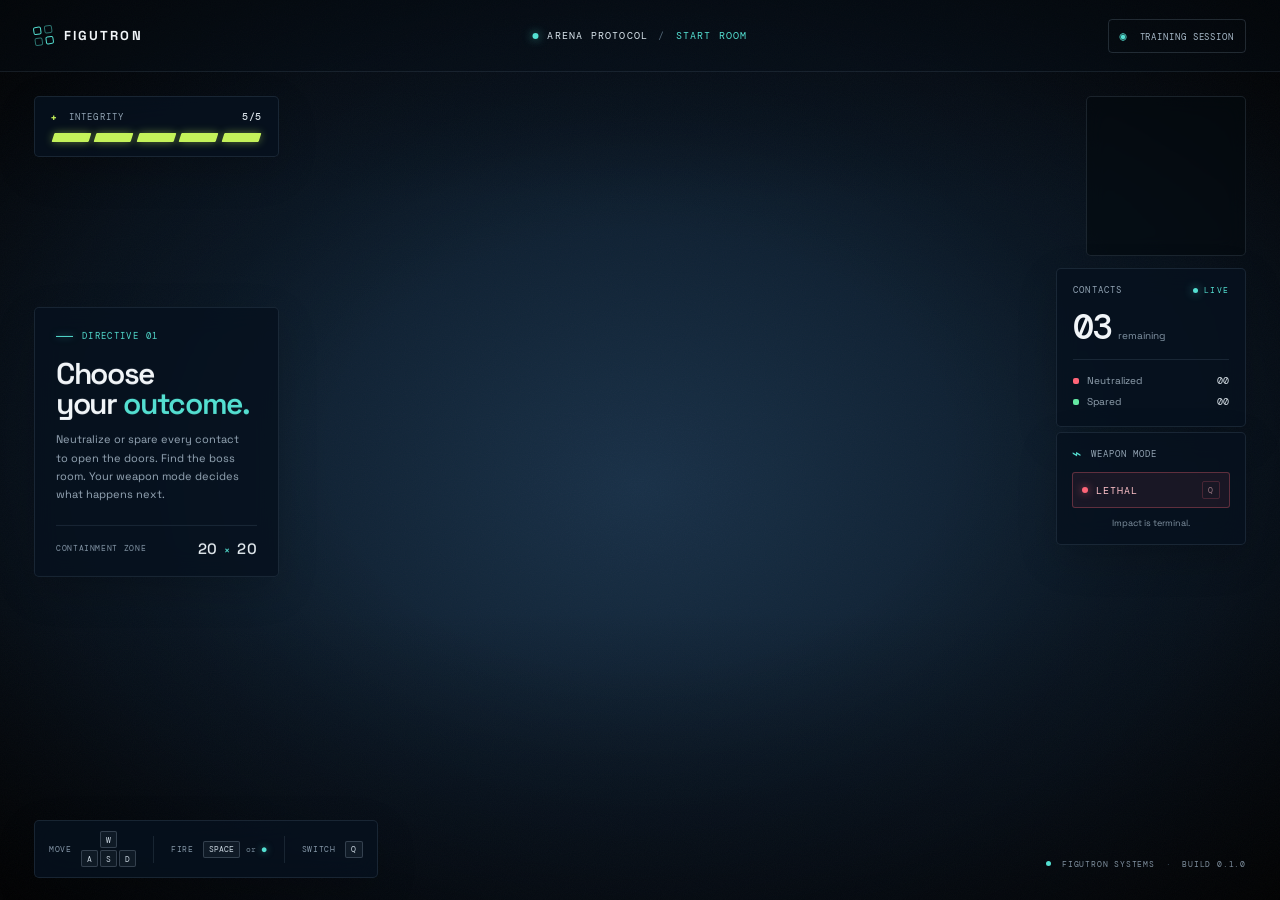
<file: proto/index.html>
<!doctype html>
<html lang="en">
  <head>
    <meta charset="UTF-8" />
    <meta name="viewport" content="width=device-width, initial-scale=1.0" />
    <meta name="theme-color" content="#07111e" />
    <meta name="description" content="Figutron — a small top-down arena prototype." />
    <title>Figutron — Arena Protocol</title>
    <link rel="preconnect" href="https://fonts.googleapis.com" />
    <link rel="preconnect" href="https://fonts.gstatic.com" crossorigin />
    <link href="https://fonts.googleapis.com/css2?family=DM+Mono:wght@400;500&family=Space+Grotesk:wght@400;500;600;700&display=swap" rel="stylesheet" />
    <link rel="stylesheet" href="./styles.css" />
    <style>
      #transition-overlay { position: fixed; inset: 0; background: #000; opacity: 0; pointer-events: none; transition: opacity 0.3s; z-index: 100; }
      #transition-overlay.active { opacity: 1; }
      #minimap { position: fixed; top: 96px; right: 34px; width: 160px; height: 160px; z-index: 1; background: rgba(4, 10, 16, .62); border: 1px solid rgba(160, 190, 213, .14); border-radius: 5px; backdrop-filter: blur(10px); }
      #room-type { color: var(--cyan); }
      #room-type[data-type="boss"] { color: var(--red); }
      #room-type[data-type="item"] { color: #ffd84a; }
      @media (min-width: 761px) {
        .status-card { top: 268px; }
        .weapon-card { top: 432px; }
      }
      @media (min-width: 761px) and (max-height: 640px) {
        #minimap { right: 240px; }
        .status-card { top: 96px; }
        .weapon-card { top: max(calc(50% - 37px), 279px); }
      }
      @media (max-width: 760px) {
        #minimap { top: auto; right: auto; left: 16px; bottom: 120px; width: 110px; height: 110px; }
      }
    </style>
    <script type="importmap">
      {
        "imports": {
          "three": "https://cdn.jsdelivr.net/npm/three@0.166.1/build/three.module.js",
          "three/addons/": "https://cdn.jsdelivr.net/npm/three@0.166.1/examples/jsm/"
        }
      }
    </script>
  </head>
  <body>
    <main class="game-shell">
      <div id="game" class="game-canvas" aria-label="Figutron top-down arena"></div>
      <div class="vignette" aria-hidden="true"></div>
      <div class="grain" aria-hidden="true"></div>
      <header class="topbar">
        <a class="brand" href="#" aria-label="Figutron home">
          <span class="brand-mark" aria-hidden="true"><i></i><i></i><i></i><i></i></span>
          <span>FIGUTRON</span>
        </a>
        <div class="mission-tag"><span class="live-dot"></span> ARENA PROTOCOL <span class="tag-divider">/</span> <span id="room-type">START ROOM</span></div>
        <div class="session-tag"><span class="session-icon">◉</span> TRAINING SESSION</div>
      </header>

      <section id="hp-card" class="hp-card panel" aria-label="Integrity 5 of 5">
        <div class="hp-heading"><span><span class="hp-glyph" aria-hidden="true">✚</span> INTEGRITY</span><strong id="hp-value">5/5</strong></div>
        <div id="hp-bars" class="hp-bars" aria-hidden="true"><i class="hp-bar"></i><i class="hp-bar"></i><i class="hp-bar"></i><i class="hp-bar"></i><i class="hp-bar"></i></div>
      </section>

      <section class="mission-card panel" aria-label="Mission briefing">
        <div class="eyebrow"><span class="eyebrow-line"></span> DIRECTIVE 01</div>
        <h1>Choose<br />your <span>outcome.</span></h1>
        <p>Neutralize or spare every contact to open the doors. Find the boss room. Your weapon mode decides what happens next.</p>
        <div class="arena-readout"><span>CONTAINMENT ZONE</span><strong>20 <small>×</small> 20</strong></div>
      </section>

      <canvas id="minimap" width="160" height="160" aria-label="Minimap of visited rooms"></canvas>

      <section class="status-card panel" aria-label="Arena status">
        <div class="status-heading"><span>CONTACTS</span><span class="status-live"><i></i> LIVE</span></div>
        <div class="contact-count"><strong id="remaining-count">03</strong><span>remaining</span></div>
        <div class="stat-divider"></div>
        <div class="outcome-row"><span><i class="outcome-dot kill-dot"></i> Neutralized</span><strong id="kill-count">00</strong></div>
        <div class="outcome-row"><span><i class="outcome-dot spare-dot"></i> Spared</span><strong id="spare-count">00</strong></div>
      </section>

      <section class="weapon-card panel" aria-label="Weapon mode control">
        <div class="weapon-label"><span class="weapon-glyph">⌁</span><span>WEAPON MODE</span></div>
        <button id="weapon-toggle" class="weapon-toggle lethal" type="button" aria-label="Weapon Mode: Lethal. Toggle weapon mode">
          <span class="toggle-status"></span><span id="weapon-mode">LETHAL</span><span class="toggle-key">Q</span>
        </button>
        <div id="weapon-hint" class="weapon-hint">Impact is terminal.</div>
      </section>

      <footer class="bottom-hud">
        <div class="controls panel" aria-label="Game controls">
          <div class="control-group"><span class="control-caption">MOVE</span><span class="key-cluster"><kbd>W</kbd><span><kbd>A</kbd><kbd>S</kbd><kbd>D</kbd></span></span></div>
          <span class="control-separator"></span>
          <div class="control-group"><span class="control-caption">FIRE</span><span class="fire-keys"><kbd>SPACE</kbd><span>or</span><span class="mouse-icon">●</span></span></div>
          <span class="control-separator"></span>
          <div class="control-group"><span class="control-caption">SWITCH</span><kbd class="single-key">Q</kbd></div>
        </div>
        <div class="arena-coordinate"><span class="coordinate-dot"></span> FIGUTRON SYSTEMS <span class="coordinate-separator">·</span> <span>BUILD 0.1.0</span></div>
      </footer>
      <div id="toast" class="toast" role="status" aria-live="polite">ALL CONTACTS RESOLVED</div>
      <div id="system-failure" class="system-failure" role="alert" aria-hidden="true">
        <div class="failure-inner">
          <div class="failure-eyebrow"><span class="failure-line"></span> INTEGRITY 0/5 <span class="failure-line"></span></div>
          <div class="failure-title">SYSTEM FAILURE</div>
          <p class="failure-sub">Chassis compromised. Simulation halted.</p>
          <button id="reboot-button" class="reboot-button" type="button">REBOOT <kbd>R</kbd></button>
        </div>
      </div>
      <div id="transition-overlay" aria-hidden="true"></div>
    </main>
    <script type="module" src="./game.js"></script>
  </body>
</html>
</file>
<file: proto/styles.css>
/*
  UI audit — 2026-09-30 (Chromium, 1280×633 / 1280×520 / 760×600 / 375×700)
  - FIXED: on short desktop viewports (≲560px tall) .weapon-card slid up over .status-card and hid the Spared row.
  - CHECKED: controls footer MOVE W A S D — D key fully visible at all tested widths. Rows now non-wrapping.
  - FIXED (game.js): weapon toggle button had no click handler. setWeaponMode now toggles lethal/nonlethal CSS class.
  - NEW: .hp-card (INTEGRITY, 5 bars) top-left; .system-failure overlay for HP 0.
  - KNOWN: below ~480px viewport height the left column can touch the controls footer (P-09).
*/
:root {
  color-scheme: dark;
  --ink: #f1f5f8;
  --muted: #8a9aaa;
  --panel: rgba(7, 17, 30, 0.84);
  --line: rgba(157, 186, 210, 0.13);
  --cyan: #54dfd1;
  --red: #ff6578;
  --green: #64e8a2;
  --hp: #c4f25a;
  font-family: 'Space Grotesk', sans-serif;
  font-synthesis: none;
}
* { box-sizing: border-box; }
html, body { width: 100%; height: 100%; margin: 0; overflow: hidden; background: #07111e; color: var(--ink); }
button { font: inherit; }
.game-shell { position: relative; width: 100%; height: 100%; isolation: isolate; overflow: hidden; background: radial-gradient(ellipse at 50% 54%, #183047 0%, #0a1929 55%, #07111e 100%); }
.game-canvas { position: absolute; inset: 0; z-index: -1; }
.game-canvas canvas { display: block; width: 100%; height: 100%; outline: none; }
.game-shell::before { content: ''; position: absolute; z-index: 0; inset: 0; pointer-events: none; background: linear-gradient(180deg, rgba(5, 12, 22, .77), transparent 22%, transparent 68%, rgba(5, 12, 22, .7)); }
.vignette, .grain { position: absolute; z-index: 0; inset: 0; pointer-events: none; }
.vignette { background: radial-gradient(ellipse at center, transparent 34%, rgba(0, 0, 0, .35) 68%, rgba(0, 0, 0, .94) 100%); }
.grain { opacity: .065; background-image: url("data:image/svg+xml,%3Csvg viewBox='0 0 180 180' xmlns='http://www.w3.org/2000/svg'%3E%3Cfilter id='n'%3E%3CfeTurbulence type='fractalNoise' baseFrequency='.92' numOctaves='3' stitchTiles='stitch'/%3E%3C/filter%3E%3Crect width='100%25' height='100%25' filter='url(%23n)' opacity='.45'/%3E%3C/svg%3E"); background-size: 180px 180px; animation: grain-shift .24s steps(2) infinite; mix-blend-mode: screen; }
@keyframes grain-shift { 0% { transform: translate(0, 0); } 25% { transform: translate(-1%, 1%); } 50% { transform: translate(1%, -1%); } 75% { transform: translate(-1%, -1%); } 100% { transform: translate(1%, 1%); } }
.topbar, .panel, .bottom-hud, .toast { z-index: 1; position: absolute; }
.topbar { inset: 0 0 auto; height: 72px; display: flex; align-items: center; padding: 0 34px; border-bottom: 1px solid rgba(160, 190, 213, .11); background: rgba(6, 15, 26, .28); }
.brand { display: flex; align-items: center; gap: 11px; text-decoration: none; color: var(--ink); font-weight: 700; letter-spacing: .16em; font-size: 13px; }
.brand-mark { width: 19px; height: 19px; display: grid; grid-template-columns: 1fr 1fr; gap: 3px; transform: rotate(-8deg); }
.brand-mark i { display: block; border: 1.5px solid var(--cyan); border-radius: 2px; }
.brand-mark i:nth-child(2), .brand-mark i:nth-child(3) { opacity: .5; }
.mission-tag { position: absolute; left: 50%; transform: translateX(-50%); font: 10px 'DM Mono', monospace; letter-spacing: .12em; color: #d9e4ec; display: flex; align-items: center; gap: 9px; white-space: nowrap; }
.live-dot, .status-live i { width: 6px; height: 6px; border-radius: 50%; background: var(--cyan); box-shadow: 0 0 10px rgba(84, 223, 209, .7); }
.tag-divider { color: #536777; margin: 0 1px; }
.muted { color: #8193a3; }
.session-tag { margin-left: auto; border: 1px solid rgba(168, 195, 216, .18); border-radius: 4px; padding: 8px 11px; color: #a8bac9; font: 9px 'DM Mono', monospace; letter-spacing: .1em; }
.session-icon { color: var(--cyan); font-size: 12px; margin-right: 6px; }
.panel { border: 1px solid var(--line); background: var(--panel); backdrop-filter: blur(13px); box-shadow: 0 14px 40px rgba(0, 0, 0, .16); border-radius: 5px; }
.mission-card { left: 34px; top: max(50%, 318px); transform: translateY(-53%); width: 245px; padding: 22px 21px 18px; }
.eyebrow { display: flex; align-items: center; gap: 9px; color: var(--cyan); font: 9px 'DM Mono', monospace; letter-spacing: .15em; }
.eyebrow-line { height: 1px; width: 17px; background: var(--cyan); box-shadow: 0 0 7px rgba(84, 223, 209, .6); }
h1 { font-size: 30px; line-height: .99; letter-spacing: -.045em; margin: 17px 0 12px; font-weight: 600; }
h1 span { color: var(--cyan); }
.mission-card p { color: #9aabba; font-size: 11px; line-height: 1.65; margin: 0 0 22px; max-width: 190px; }
.arena-readout { display: flex; align-items: center; justify-content: space-between; border-top: 1px solid var(--line); padding-top: 13px; color: #8496a6; font: 8px 'DM Mono', monospace; letter-spacing: .08em; }
.arena-readout strong { color: #e6edf2; font: 500 15px 'Space Grotesk', sans-serif; letter-spacing: .03em; }
.arena-readout small { color: var(--cyan); font-size: 10px; padding: 0 2px; }
.status-card { right: 34px; top: 96px; width: 190px; padding: 15px 16px 14px; }
.status-heading { display: flex; align-items: center; justify-content: space-between; color: #92a4b4; font: 9px 'DM Mono', monospace; letter-spacing: .13em; }
.status-live { color: var(--cyan); display: flex; align-items: center; gap: 6px; font-size: 8px; }
.status-live i { width: 5px; height: 5px; }
.contact-count { display: flex; align-items: baseline; gap: 8px; margin-top: 8px; }
.contact-count strong { font: 500 35px 'DM Mono', monospace; letter-spacing: -.07em; }
.contact-count span { color: #8395a5; font-size: 10px; }
.stat-divider { border-top: 1px solid var(--line); margin: 9px 0 10px; }
.outcome-row { display: flex; align-items: center; justify-content: space-between; color: #93a3b1; font-size: 10px; padding: 4px 0; }
.outcome-row strong { color: #d7e0e6; font: 10px 'DM Mono', monospace; }
.outcome-row span { display: flex; align-items: center; gap: 8px; }
.outcome-dot { width: 6px; height: 6px; border-radius: 2px; display: inline-block; }
.kill-dot { background: var(--red); }
.spare-dot { background: var(--green); }
.weapon-card { right: 34px; top: max(calc(50% - 37px), 279px); width: 190px; padding: 15px; }
.weapon-label { display: flex; align-items: center; gap: 8px; color: #93a4b3; font: 9px 'DM Mono', monospace; letter-spacing: .11em; margin-bottom: 12px; }
.weapon-glyph { color: var(--cyan); font-size: 16px; line-height: 10px; }
.weapon-toggle { width: 100%; height: 36px; border: 1px solid rgba(255, 101, 120, .3); border-radius: 3px; color: #ffc2ca; background: rgba(255, 101, 120, .08); display: flex; align-items: center; padding: 0 9px; cursor: pointer; font: 10px 'DM Mono', monospace; letter-spacing: .1em; transition: background .18s, border .18s, color .18s; }
.weapon-toggle:hover { background: rgba(255, 101, 120, .14); }
.toggle-status { width: 6px; height: 6px; background: var(--red); border-radius: 50%; box-shadow: 0 0 8px rgba(255, 101, 120, .7); margin-right: 8px; }
.toggle-key { margin-left: auto; color: #987780; border: 1px solid rgba(255, 101, 120, .2); border-radius: 2px; padding: 3px 5px; font-size: 8px; }
.weapon-toggle.nonlethal { border-color: rgba(100, 232, 162, .35); color: #b0f4ce; background: rgba(100, 232, 162, .09); }
.weapon-toggle.nonlethal:hover { background: rgba(100, 232, 162, .16); }
.weapon-toggle.nonlethal .toggle-status { background: var(--green); box-shadow: 0 0 8px rgba(100, 232, 162, .7); }
.weapon-toggle.nonlethal .toggle-key { color: #8bb9a2; border-color: rgba(100, 232, 162, .22); }
.weapon-hint { color: #8193a2; font-size: 9px; margin-top: 9px; text-align: center; }
.bottom-hud { inset: auto 34px 22px; display: flex; justify-content: space-between; align-items: end; }
.controls { position: relative; display: flex; align-items: center; gap: 17px; padding: 10px 14px; }
.control-group { display: flex; align-items: center; gap: 9px; }
.control-caption { color: #8496a7; font: 8px 'DM Mono', monospace; letter-spacing: .09em; }
.key-cluster { display: flex; flex-direction: column; align-items: center; gap: 2px; }
kbd { display: inline-flex; align-items: center; justify-content: center; min-width: 17px; height: 17px; border-radius: 2px; border: 1px solid rgba(182, 204, 222, .22); color: #c8d4de; background: rgba(176, 203, 221, .06); font: 8px 'DM Mono', monospace; }
.key-cluster > span { display: flex; flex-wrap: nowrap; gap: 2px; }
.controls kbd { flex-shrink: 0; }
.fire-keys { display: flex; align-items: center; gap: 6px; color: #708392; font: 8px 'DM Mono', monospace; }
.fire-keys kbd { padding: 0 5px; }
.mouse-icon { color: var(--cyan); font-size: 8px; text-shadow: 0 0 7px rgba(84, 223, 209, .5); }
.control-separator { width: 1px; height: 27px; background: var(--line); }
.single-key { width: 18px; }
.arena-coordinate { color: #8091a0; font: 8px 'DM Mono', monospace; letter-spacing: .1em; padding-bottom: 9px; }
.coordinate-dot { display: inline-block; vertical-align: 1px; width: 5px; height: 5px; margin-right: 5px; border-radius: 50%; background: var(--cyan); }
.coordinate-separator { padding: 0 5px; color: #4b6071; }
.toast { left: 50%; top: 83px; transform: translate(-50%, -10px); pointer-events: none; opacity: 0; background: rgba(11, 30, 39, .92); color: var(--cyan); border: 1px solid rgba(84, 223, 209, .25); padding: 10px 16px; border-radius: 3px; font: 9px 'DM Mono', monospace; letter-spacing: .14em; transition: opacity .2s, transform .2s; }
.toast.visible { opacity: 1; transform: translate(-50%, 0); }
.hp-card { left: 34px; top: 96px; width: 245px; padding: 13px 16px 14px; }
.hp-heading { display: flex; align-items: center; justify-content: space-between; color: #92a4b4; font: 9px 'DM Mono', monospace; letter-spacing: .13em; }
.hp-glyph { color: var(--hp); margin-right: 5px; }
.hp-heading strong { color: #d7e0e6; font: 500 10px 'DM Mono', monospace; letter-spacing: .06em; }
.hp-bars { display: flex; gap: 5px; margin-top: 10px; padding: 0 2px; }
.hp-bar { flex: 1; height: 9px; border-radius: 1px; transform: skewX(-18deg); background: var(--hp); border: 1px solid rgba(196, 242, 90, .9); box-shadow: 0 0 8px rgba(196, 242, 90, .45); transition: background .18s, box-shadow .18s, border-color .18s; }
.hp-bar.empty { background: rgba(196, 242, 90, .05); border-color: rgba(196, 242, 90, .18); box-shadow: none; }
.hp-card.critical .hp-glyph, .hp-card.critical .hp-heading strong { color: var(--red); }
.hp-card.critical .hp-bar:not(.empty) { background: var(--red); border-color: rgba(255, 101, 120, .9); box-shadow: 0 0 10px rgba(255, 101, 120, .6); animation: hp-critical .8s ease-in-out infinite alternate; }
@keyframes hp-critical { to { opacity: .45; } }
.system-failure { position: absolute; z-index: 5; inset: 0; display: grid; place-items: center; background: radial-gradient(ellipse at center, rgba(42, 8, 16, .82) 0%, rgba(4, 8, 14, .95) 62%, #020408 100%); backdrop-filter: blur(3px); opacity: 0; visibility: hidden; transition: opacity .4s, visibility .4s; }
.system-failure.visible { opacity: 1; visibility: visible; transition: opacity .4s, visibility 0s; }
.failure-inner { text-align: center; padding: 0 24px; }
.failure-eyebrow { display: flex; align-items: center; justify-content: center; gap: 10px; color: var(--red); font: 9px 'DM Mono', monospace; letter-spacing: .2em; }
.failure-line { height: 1px; width: 22px; background: var(--red); box-shadow: 0 0 7px rgba(255, 101, 120, .6); }
.failure-title { margin: 16px 0 12px; font: 600 clamp(30px, 7vw, 52px) 'Space Grotesk', sans-serif; letter-spacing: .14em; color: var(--ink); text-shadow: 0 0 26px rgba(255, 101, 120, .5); }
.failure-sub { margin: 0 0 22px; color: #9aabba; font: 10px 'DM Mono', monospace; letter-spacing: .1em; }
.reboot-button { display: inline-flex; align-items: center; gap: 10px; height: 34px; padding: 0 12px 0 14px; border: 1px solid rgba(255, 101, 120, .35); border-radius: 3px; color: #ffc2ca; background: rgba(255, 101, 120, .08); cursor: pointer; font: 10px 'DM Mono', monospace; letter-spacing: .14em; transition: background .18s; }
.reboot-button:hover, .reboot-button:focus-visible { background: rgba(255, 101, 120, .16); outline: none; }
.reboot-button kbd { border-color: rgba(255, 101, 120, .25); color: #d59aa3; background: transparent; }
@media (max-width: 760px) {
  .topbar { height: 60px; padding: 0 18px; }
  .mission-tag { display: none; }
  .hp-card { left: 16px; top: 78px; width: 195px; padding: 11px 15px 12px; }
  .hp-bars { margin-top: 8px; }
  .mission-card { left: 16px; top: 138px; transform: none; width: 195px; padding: 15px; }
  h1 { font-size: 25px; margin: 12px 0 9px; }
  .mission-card p { font-size: 10px; margin-bottom: 14px; }
  .status-card { top: 78px; right: 16px; width: 150px; padding: 12px; }
  .weapon-card { right: 16px; top: auto; bottom: 106px; transform: none; width: 150px; padding: 11px; }
  .weapon-label { margin-bottom: 8px; }
  .weapon-hint { margin-top: 6px; }
  .bottom-hud { inset: auto 12px 11px; flex-direction: column; align-items: stretch; gap: 8px; }
  .controls { align-self: center; gap: 11px; padding: 8px 10px; }
  .control-group { gap: 6px; }
  .arena-coordinate { align-self: center; padding: 0; }
}
@media (max-width: 430px) {
  .session-tag { font-size: 8px; padding: 7px 8px; }
  .hp-card, .mission-card { width: 150px; }
  .mission-card p { max-width: 135px; }
  .status-card { width: 132px; }
  .controls { gap: 7px; }
  .control-caption { font-size: 7px; }
  .control-group { gap: 4px; }
  .weapon-card { bottom: 105px; }
}
</file>
